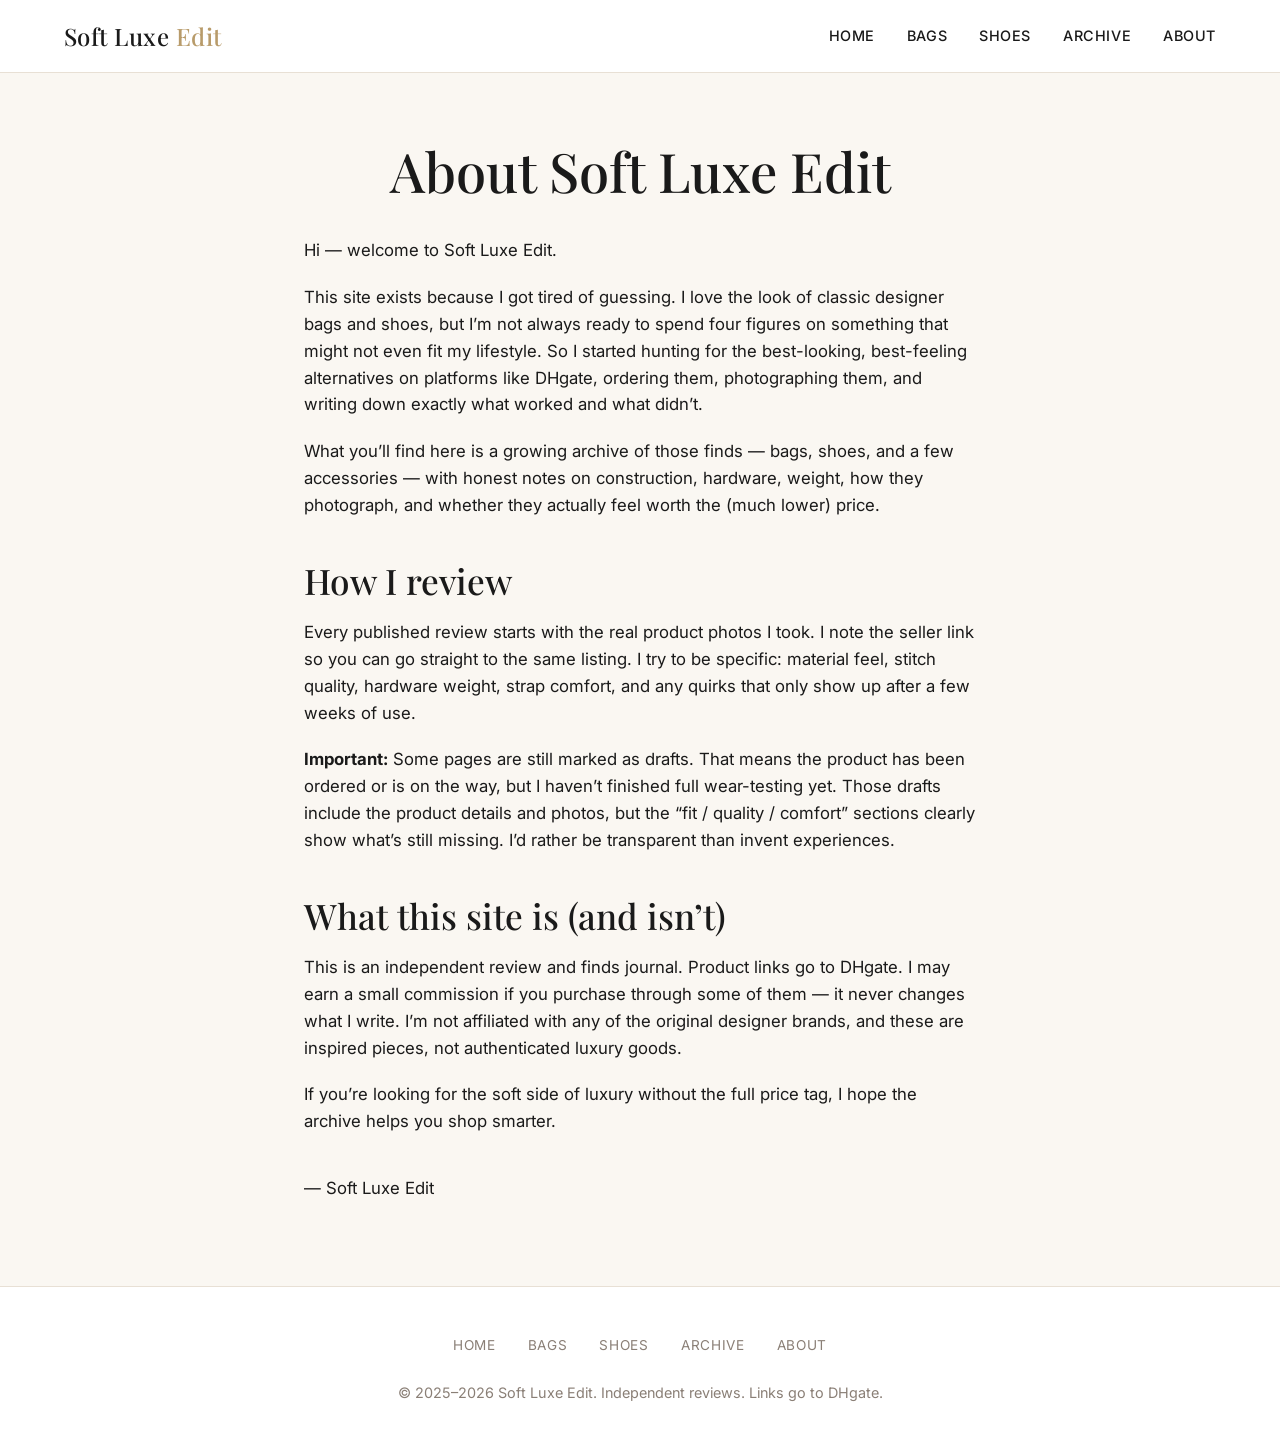
<file: about.html>
<!DOCTYPE html>
<html lang="en">
<head>
  <meta charset="UTF-8">
  <meta name="viewport" content="width=device-width, initial-scale=1.0">
  <title>About — Soft Luxe Edit</title>
  <link rel="preconnect" href="https://fonts.googleapis.com">
  <link rel="preconnect" href="https://fonts.gstatic.com" crossorigin>
  <link href="https://fonts.googleapis.com/css2?family=Inter:wght@400;500;600&family=Playfair+Display:wght@400;500;600&display=swap" rel="stylesheet">
  <link rel="stylesheet" href="css/style.css">
</head>
<body>
  <header class="site-header">
    <div class="container header-inner">
      <a href="index.html" class="logo">Soft Luxe <span>Edit</span></a>
      <button class="nav-toggle" aria-label="Menu" onclick="document.querySelector('.nav').classList.toggle('open')">☰</button>
      <nav class="nav">
        <a href="index.html">Home</a>
        <a href="categories/bags.html">Bags</a>
        <a href="categories/shoes.html">Shoes</a>
        <a href="archive.html">Archive</a>
        <a href="about.html">About</a>
      </nav>
    </div>
  </header>

  <section class="section">
    <div class="container about-content">
      <h1 class="text-center mb-2">About Soft Luxe Edit</h1>
      
      <p>Hi — welcome to Soft Luxe Edit.</p>
      
      <p>This site exists because I got tired of guessing. I love the look of classic designer bags and shoes, but I’m not always ready to spend four figures on something that might not even fit my lifestyle. So I started hunting for the best-looking, best-feeling alternatives on platforms like DHgate, ordering them, photographing them, and writing down exactly what worked and what didn’t.</p>
      
      <p>What you’ll find here is a growing archive of those finds — bags, shoes, and a few accessories — with honest notes on construction, hardware, weight, how they photograph, and whether they actually feel worth the (much lower) price.</p>
      
      <h2 style="margin:2.5rem 0 1rem;">How I review</h2>
      <p>Every published review starts with the real product photos I took. I note the seller link so you can go straight to the same listing. I try to be specific: material feel, stitch quality, hardware weight, strap comfort, and any quirks that only show up after a few weeks of use.</p>
      
      <p><strong>Important:</strong> Some pages are still marked as drafts. That means the product has been ordered or is on the way, but I haven’t finished full wear-testing yet. Those drafts include the product details and photos, but the “fit / quality / comfort” sections clearly show what’s still missing. I’d rather be transparent than invent experiences.</p>
      
      <h2 style="margin:2.5rem 0 1rem;">What this site is (and isn’t)</h2>
      <p>This is an independent review and finds journal. Product links go to DHgate. I may earn a small commission if you purchase through some of them — it never changes what I write. I’m not affiliated with any of the original designer brands, and these are inspired pieces, not authenticated luxury goods.</p>
      
      <p>If you’re looking for the soft side of luxury without the full price tag, I hope the archive helps you shop smarter.</p>
      
      <p style="margin-top:2.5rem;">— Soft Luxe Edit</p>
    </div>
  </section>

  <footer class="site-footer">
    <div class="container">
      <nav class="footer-nav">
        <a href="index.html">Home</a>
        <a href="categories/bags.html">Bags</a>
        <a href="categories/shoes.html">Shoes</a>
        <a href="archive.html">Archive</a>
        <a href="about.html">About</a>
      </nav>
      <p>© 2025–2026 Soft Luxe Edit. Independent reviews. Links go to DHgate.</p>
    </div>
  </footer>
</body>
</html>
</file>
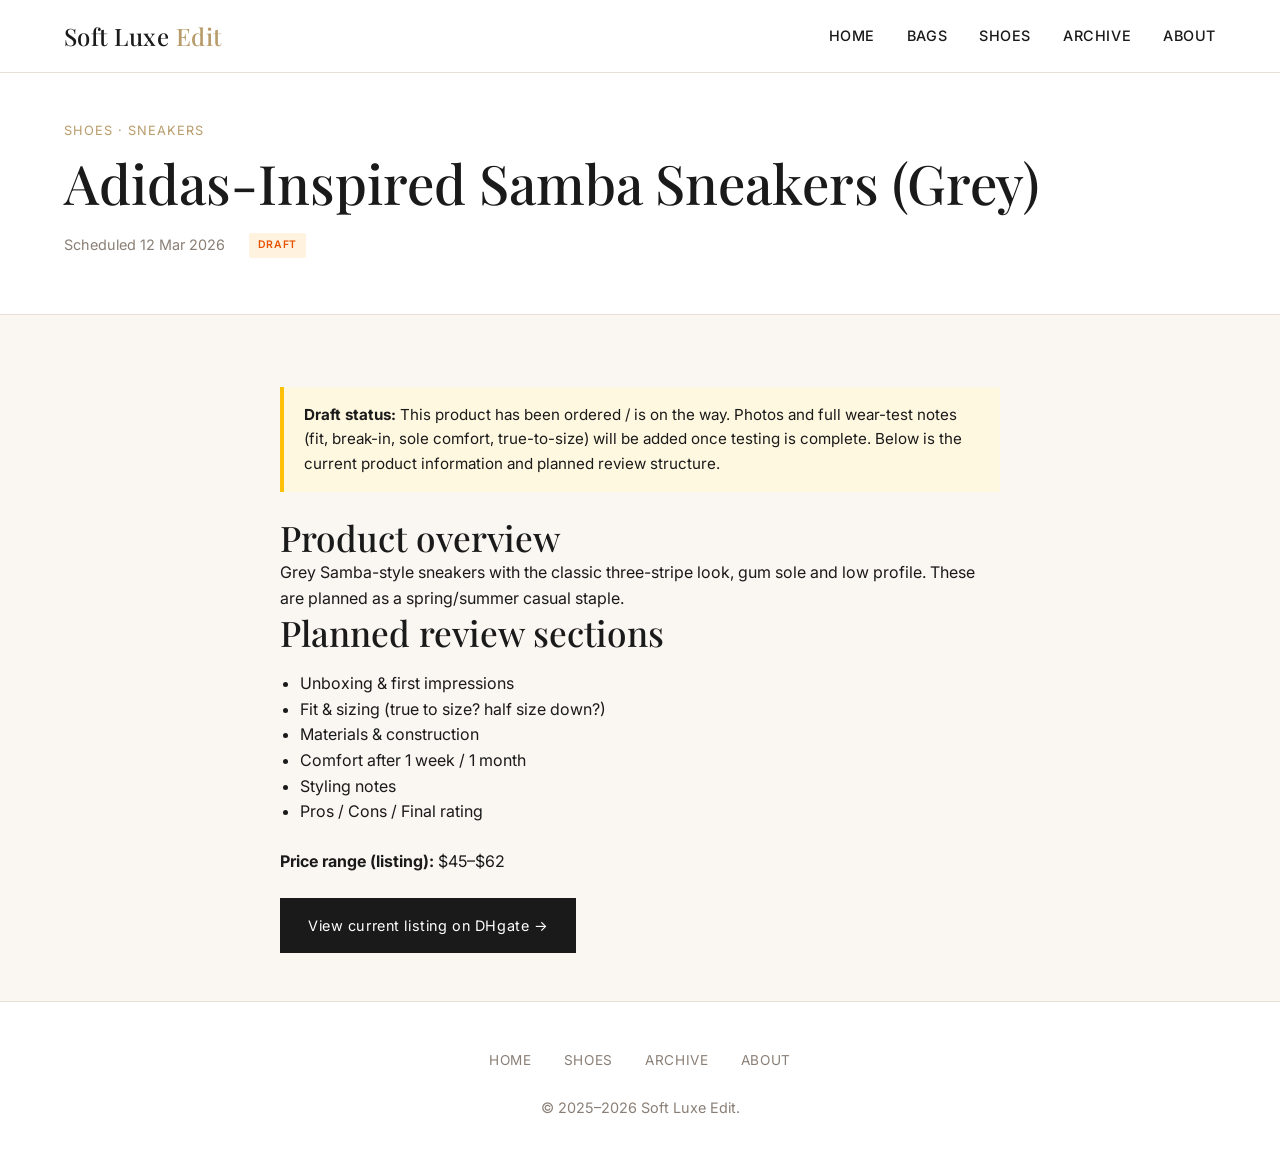
<file: reviews/adidas-inspired-samba-sneakers.html>
<!DOCTYPE html>
<html lang="en">
<head>
  <meta charset="UTF-8">
  <meta name="viewport" content="width=device-width, initial-scale=1.0">
  <title>Adidas-Inspired Samba Sneakers (Draft) — Soft Luxe Edit</title>
  <link rel="preconnect" href="https://fonts.googleapis.com">
  <link rel="preconnect" href="https://fonts.gstatic.com" crossorigin>
  <link href="https://fonts.googleapis.com/css2?family=Inter:wght@400;500;600&family=Playfair+Display:wght@400;500;600&display=swap" rel="stylesheet">
  <link rel="stylesheet" href="../css/style.css">
</head>
<body>
  <header class="site-header">
    <div class="container header-inner">
      <a href="../index.html" class="logo">Soft Luxe <span>Edit</span></a>
      <button class="nav-toggle" aria-label="Menu" onclick="document.querySelector('.nav').classList.toggle('open')">☰</button>
      <nav class="nav">
        <a href="../index.html">Home</a>
        <a href="../categories/bags.html">Bags</a>
        <a href="../categories/shoes.html">Shoes</a>
        <a href="../archive.html">Archive</a>
        <a href="../about.html">About</a>
      </nav>
    </div>
  </header>

  <section class="review-hero">
    <div class="container">
      <div class="category" style="color:var(--gold);font-size:0.8rem;letter-spacing:0.08em;text-transform:uppercase;margin-bottom:0.5rem;">Shoes · Sneakers</div>
      <h1>Adidas-Inspired Samba Sneakers (Grey)</h1>
      <div class="review-meta">
        <span>Scheduled 12 Mar 2026</span>
        <span class="badge badge-draft">Draft</span>
      </div>
    </div>
  </section>

  <div class="container" style="padding:3rem 0;max-width:720px;">
    <div class="draft-notice">
      <strong>Draft status:</strong> This product has been ordered / is on the way. Photos and full wear-test notes (fit, break-in, sole comfort, true-to-size) will be added once testing is complete. Below is the current product information and planned review structure.
    </div>

    <h2>Product overview</h2>
    <p>Grey Samba-style sneakers with the classic three-stripe look, gum sole and low profile. These are planned as a spring/summer casual staple.</p>

    <h2>Planned review sections</h2>
    <ul style="margin:1rem 0 1.5rem 1.25rem;">
      <li>Unboxing & first impressions</li>
      <li>Fit & sizing (true to size? half size down?)</li>
      <li>Materials & construction</li>
      <li>Comfort after 1 week / 1 month</li>
      <li>Styling notes</li>
      <li>Pros / Cons / Final rating</li>
    </ul>

    <p><strong>Price range (listing):</strong> $45–$62</p>

    <a href="https://sale.dhgate.com/Y9kutq77" class="cta-link" target="_blank" rel="noopener" style="margin-top:1.5rem;">View current listing on DHgate →</a>
  </div>

  <footer class="site-footer">
    <div class="container">
      <nav class="footer-nav">
        <a href="../index.html">Home</a>
        <a href="../categories/shoes.html">Shoes</a>
        <a href="../archive.html">Archive</a>
        <a href="../about.html">About</a>
      </nav>
      <p>© 2025–2026 Soft Luxe Edit.</p>
    </div>
  </footer>
</body>
</html>
</file>
<file: css/style.css>
/* Soft Luxe Edit — Premium Fashion Review Blog */

:root {
  --cream: #faf7f2;
  --warm-beige: #f0e9df;
  --soft-black: #1a1a1a;
  --charcoal: #2c2c2c;
  --blush: #e8d5d0;
  --gold: #b89b6a;
  --muted: #8a7f76;
  --white: #ffffff;
  --border: #e8e0d5;
  --serif: "Playfair Display", Georgia, serif;
  --sans: "Inter", system-ui, -apple-system, sans-serif;
  --max-width: 1200px;
  --radius: 4px;
  --shadow: 0 4px 24px rgba(0,0,0,0.06);
}

*, *::before, *::after { box-sizing: border-box; margin: 0; padding: 0; }

html { scroll-behavior: smooth; font-size: 16px; }

body {
  font-family: var(--sans);
  background: var(--cream);
  color: var(--soft-black);
  line-height: 1.6;
  -webkit-font-smoothing: antialiased;
}

img { max-width: 100%; height: auto; display: block; }

a { color: inherit; text-decoration: none; transition: color 0.2s; }
a:hover { color: var(--gold); }

/* Typography */
h1, h2, h3, h4 { font-family: var(--serif); font-weight: 500; line-height: 1.25; }
h1 { font-size: clamp(2.2rem, 5vw, 3.4rem); }
h2 { font-size: clamp(1.6rem, 3vw, 2.2rem); }
h3 { font-size: 1.35rem; }

.container { width: 100%; max-width: var(--max-width); margin: 0 auto; padding: 0 1.5rem; }

/* Header */
.site-header {
  background: var(--white);
  border-bottom: 1px solid var(--border);
  position: sticky;
  top: 0;
  z-index: 100;
}

.header-inner {
  display: flex;
  align-items: center;
  justify-content: space-between;
  height: 72px;
}

.logo {
  font-family: var(--serif);
  font-size: 1.5rem;
  letter-spacing: 0.02em;
  font-weight: 500;
}

.logo span { color: var(--gold); }

.nav { display: flex; gap: 2rem; align-items: center; }
.nav a { font-size: 0.9rem; letter-spacing: 0.04em; text-transform: uppercase; font-weight: 500; }
.nav a:hover { color: var(--gold); }

.nav-toggle { display: none; background: none; border: none; cursor: pointer; font-size: 1.4rem; }

/* Hero */
.hero {
  background: var(--warm-beige);
  padding: 4.5rem 0 3.5rem;
  text-align: center;
}

.hero h1 { margin-bottom: 0.75rem; }
.hero p { max-width: 520px; margin: 0 auto 1.75rem; color: var(--muted); font-size: 1.1rem; }

.btn {
  display: inline-block;
  background: var(--soft-black);
  color: var(--white);
  padding: 0.85rem 1.8rem;
  font-size: 0.85rem;
  letter-spacing: 0.06em;
  text-transform: uppercase;
  border: none;
  cursor: pointer;
  transition: background 0.2s;
}
.btn:hover { background: var(--charcoal); color: var(--white); }
.btn-outline {
  background: transparent;
  border: 1px solid var(--soft-black);
  color: var(--soft-black);
}
.btn-outline:hover { background: var(--soft-black); color: var(--white); }

/* Section */
.section { padding: 4rem 0; }
.section-title {
  text-align: center;
  margin-bottom: 2.5rem;
  position: relative;
}
.section-title::after {
  content: "";
  display: block;
  width: 40px;
  height: 2px;
  background: var(--gold);
  margin: 0.75rem auto 0;
}

/* Product Grid */
.product-grid {
  display: grid;
  grid-template-columns: repeat(auto-fill, minmax(280px, 1fr));
  gap: 2rem;
}

.product-card {
  background: var(--white);
  border-radius: var(--radius);
  overflow: hidden;
  box-shadow: var(--shadow);
  transition: transform 0.25s, box-shadow 0.25s;
}
.product-card:hover {
  transform: translateY(-4px);
  box-shadow: 0 12px 32px rgba(0,0,0,0.1);
}

.product-card .img-wrap {
  aspect-ratio: 3/4;
  overflow: hidden;
  background: var(--warm-beige);
}
.product-card img {
  width: 100%;
  height: 100%;
  object-fit: cover;
  transition: transform 0.4s;
}
.product-card:hover img { transform: scale(1.04); }

.product-card .info {
  padding: 1.25rem 1.35rem 1.5rem;
}
.product-card .category {
  font-size: 0.7rem;
  letter-spacing: 0.08em;
  text-transform: uppercase;
  color: var(--gold);
  margin-bottom: 0.35rem;
}
.product-card h3 {
  font-size: 1.1rem;
  margin-bottom: 0.4rem;
}
.product-card .meta {
  display: flex;
  justify-content: space-between;
  align-items: center;
  font-size: 0.9rem;
  color: var(--muted);
  margin-top: 0.75rem;
}
.product-card .rating { color: var(--soft-black); font-weight: 500; }

/* Status badges */
.badge {
  display: inline-block;
  font-size: 0.65rem;
  letter-spacing: 0.06em;
  text-transform: uppercase;
  padding: 0.25rem 0.55rem;
  border-radius: 2px;
  font-weight: 600;
}
.badge-published { background: #e8f5e9; color: #2e7d32; }
.badge-draft { background: #fff3e0; color: #e65100; }
.badge-planned { background: #e3f2fd; color: #1565c0; }

/* Review page */
.review-hero {
  background: var(--white);
  padding: 3rem 0 2rem;
  border-bottom: 1px solid var(--border);
}
.review-meta {
  display: flex;
  gap: 1.5rem;
  flex-wrap: wrap;
  font-size: 0.9rem;
  color: var(--muted);
  margin: 1rem 0 1.5rem;
}
.review-layout {
  display: grid;
  grid-template-columns: 1fr 1fr;
  gap: 3rem;
  padding: 3rem 0;
}
.gallery { display: grid; gap: 1rem; }
.gallery img { border-radius: var(--radius); width: 100%; }
.review-content h2 { margin: 2rem 0 1rem; font-size: 1.4rem; }
.review-content p { margin-bottom: 1rem; color: var(--charcoal); }
.pros-cons {
  display: grid;
  grid-template-columns: 1fr 1fr;
  gap: 1.5rem;
  margin: 1.5rem 0;
}
.pros, .cons {
  background: var(--white);
  padding: 1.25rem;
  border-radius: var(--radius);
  border: 1px solid var(--border);
}
.pros h4 { color: #2e7d32; margin-bottom: 0.75rem; }
.cons h4 { color: #c62828; margin-bottom: 0.75rem; }
.pros ul, .cons ul { list-style: none; }
.pros li::before { content: "+ "; color: #2e7d32; font-weight: 600; }
.cons li::before { content: "– "; color: #c62828; font-weight: 600; }

.verdict-box {
  background: var(--warm-beige);
  padding: 1.75rem;
  border-radius: var(--radius);
  margin: 2rem 0;
}
.verdict-box .rating-big {
  font-family: var(--serif);
  font-size: 2.5rem;
  color: var(--gold);
}

.cta-link {
  display: inline-flex;
  align-items: center;
  gap: 0.5rem;
  background: var(--soft-black);
  color: var(--white);
  padding: 1rem 1.75rem;
  font-size: 0.9rem;
  letter-spacing: 0.04em;
  margin-top: 1.5rem;
}
.cta-link:hover { background: var(--charcoal); color: var(--white); }

.draft-notice {
  background: #fff8e1;
  border-left: 4px solid #ffc107;
  padding: 1rem 1.25rem;
  margin: 1.5rem 0;
  font-size: 0.95rem;
}

/* About */
.about-content { max-width: 720px; margin: 0 auto; }
.about-content p { margin-bottom: 1.25rem; font-size: 1.05rem; }

/* Newsletter */
.newsletter {
  background: var(--soft-black);
  color: var(--white);
  padding: 4rem 0;
  text-align: center;
}
.newsletter h2 { color: var(--white); margin-bottom: 0.75rem; }
.newsletter p { color: #ccc; max-width: 420px; margin: 0 auto 1.75rem; }
.newsletter-form {
  display: flex;
  max-width: 420px;
  margin: 0 auto;
  gap: 0.5rem;
}
.newsletter-form input {
  flex: 1;
  padding: 0.9rem 1rem;
  border: none;
  font-size: 0.95rem;
}
.newsletter-form button {
  background: var(--gold);
  color: var(--soft-black);
  border: none;
  padding: 0 1.5rem;
  font-weight: 600;
  cursor: pointer;
  letter-spacing: 0.04em;
}

/* Footer */
.site-footer {
  background: var(--white);
  border-top: 1px solid var(--border);
  padding: 3rem 0 2rem;
  text-align: center;
  font-size: 0.9rem;
  color: var(--muted);
}
.footer-nav { display: flex; justify-content: center; gap: 2rem; margin-bottom: 1.5rem; }
.footer-nav a { font-size: 0.85rem; text-transform: uppercase; letter-spacing: 0.05em; }

/* Archive list */
.archive-list { list-style: none; }
.archive-list li {
  display: flex;
  justify-content: space-between;
  padding: 1rem 0;
  border-bottom: 1px solid var(--border);
}
.archive-list .date { color: var(--muted); font-size: 0.9rem; }

/* Filters */
.filters {
  display: flex;
  flex-wrap: wrap;
  gap: 0.75rem;
  margin-bottom: 2.5rem;
  justify-content: center;
}
.filter-btn {
  background: var(--white);
  border: 1px solid var(--border);
  padding: 0.5rem 1.1rem;
  font-size: 0.85rem;
  cursor: pointer;
  border-radius: 2px;
  transition: all 0.2s;
}
.filter-btn.active, .filter-btn:hover {
  background: var(--soft-black);
  color: var(--white);
  border-color: var(--soft-black);
}

/* Responsive */
@media (max-width: 768px) {
  .nav { display: none; }
  .nav.open { display: flex; flex-direction: column; position: absolute; top: 72px; left: 0; right: 0; background: var(--white); padding: 1.5rem; border-bottom: 1px solid var(--border); gap: 1rem; }
  .nav-toggle { display: block; }
  .review-layout { grid-template-columns: 1fr; }
  .pros-cons { grid-template-columns: 1fr; }
  .newsletter-form { flex-direction: column; }
  .product-grid { grid-template-columns: repeat(auto-fill, minmax(240px, 1fr)); gap: 1.25rem; }
}

/* Utility */
.text-center { text-align: center; }
.mt-2 { margin-top: 2rem; }
.mb-2 { margin-bottom: 2rem; }
.hidden { display: none; }
</file>
